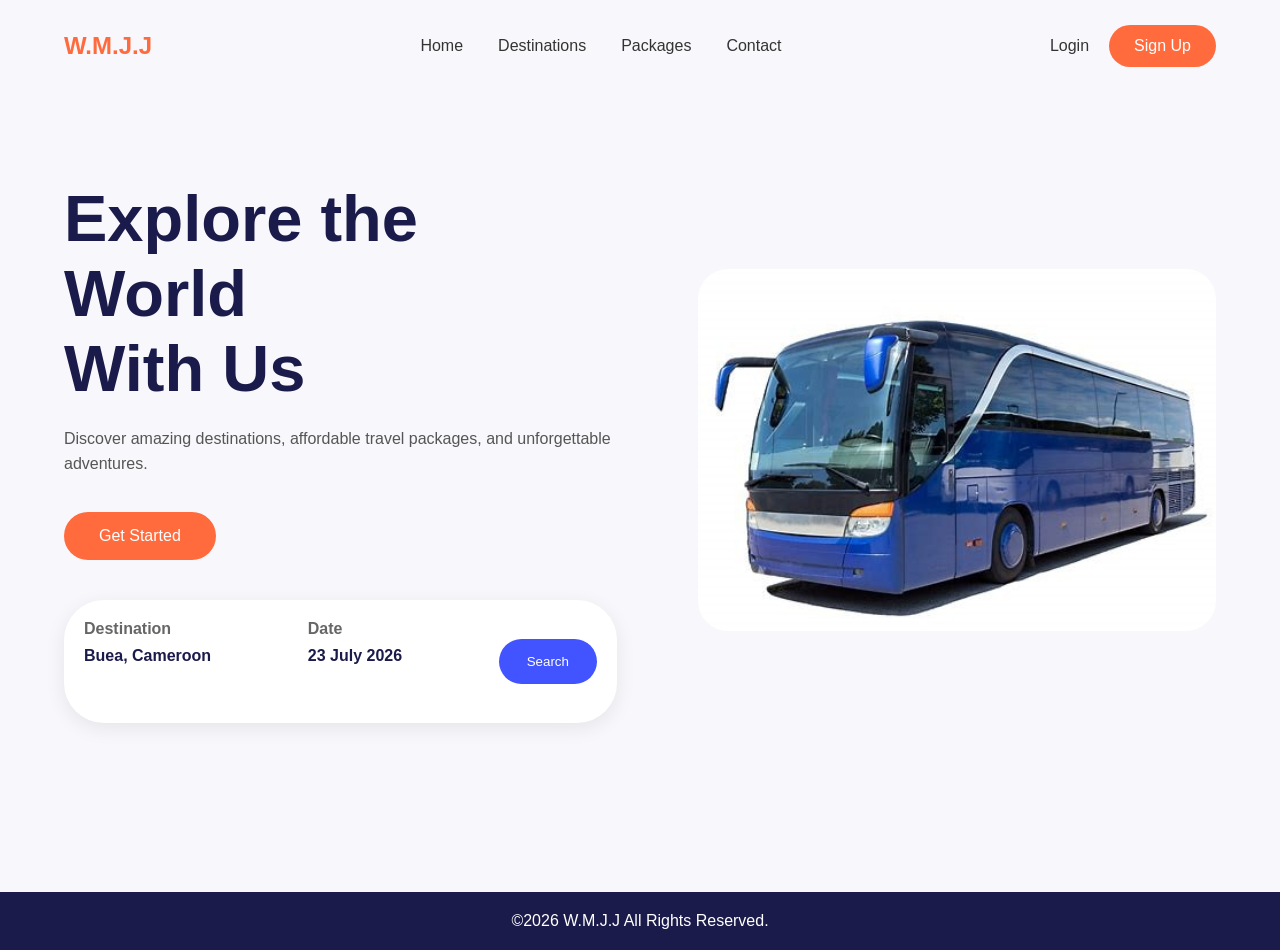
<file: index.html>
<!doctype html>
<html lang="en">
  <head>
    <!-- Basic page information -->
    <meta charset="UTF-8" />
    <meta name="viewport" content="width=device-width, initial-scale=1.0" />

    <title>W.M.J.J</title>

    <!-- Link to the CSS file -->
    <link rel="stylesheet" href="styles/home.css" />
  </head>

  <body>
    <!--Navigation Bar-->

    <header class="navbar">
      <!-- Website Logo -->
      <div class="logo">
        <h2>W.M.J.J</h2>
      </div>

      <!-- Navigation Links -->
      <div class="nav-links">
        <a href="index.html">Home</a>
        <a href="destination.html">Destinations</a>
        <a href="package.html">Packages</a>
        <a href="contact.html">Contact</a>
      </div>

      <!-- Login and Sign Up Buttons -->
      <div class="nav-buttons">
        <a href="#" class="login">Login</a>
        <a href="#" class="signup">Sign Up</a>
      </div>
    </header>

    <!--Hero Section -->

    <section class="hero">
      <!-- Left Side (Text Content) -->
      <div class="hero-text">
        <!-- Main Heading -->
        <h1>
          Explore the World <br />
          With Us
        </h1>

        <!-- Small Description -->
        <p>
          Discover amazing destinations, affordable travel packages, and
          unforgettable adventures.
        </p>

        <!-- Call To Action Button -->
        <a href="#" class="start-btn"> Get Started </a>

        <!--Search Box-->

        <div class="search-box">
          <!-- Destination -->
          <div class="search-item">
            <h4>Destination</h4>
            <p>Buea, Cameroon</p>
          </div>

          <!-- Travel Date -->
          <div class="search-item">
            <h4>Date</h4>
            <p>23 July 2026</p>
          </div>

          <!-- Search Button -->
          <button>Search</button>
        </div>
      </div>

      <!-- Right Side (Image) -->
      <div class="hero-image">
        <img src="images/Trraeler.jpg" alt="Traveler" />
      </div>
    </section>

    <footer class="footer">
      <p>©2026 W.M.J.J All Rights Reserved.</p>
    </footer>
  </body>
</html>
</file>
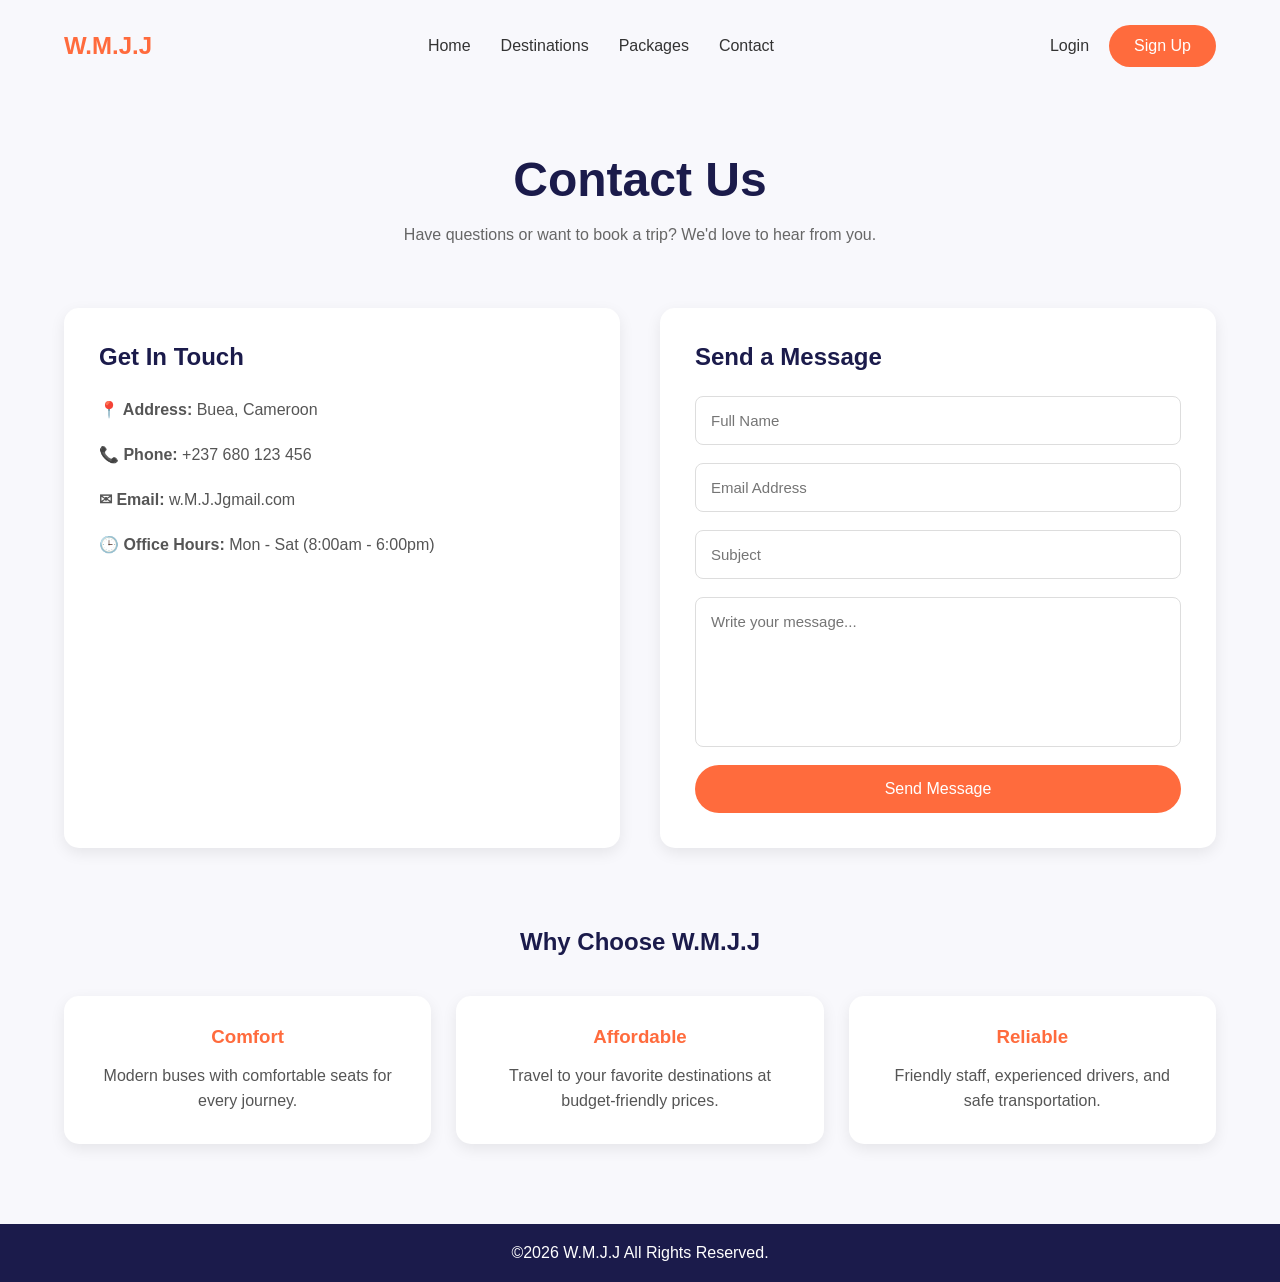
<file: contact.html>
<!doctype html>
<html lang="en">
  <head>
    <meta charset="UTF-8" />
    <meta name="viewport" content="width=device-width, initial-scale=1.0" />

    <title>Contact Us</title>

    <link rel="stylesheet" href="styles/contact.css" />
  </head>

  <body>
    <!--Navigation Bar -->

    <section class="navbar">
      <div class="logo">
        <h2>W.M.J.J</h2>
      </div>

      <div class="nav-links">
        <a href="index.html">Home</a>
        <a href="destination.html">Destinations</a>
        <a href="package.html">Packages</a>
        <a href="contact.html">Contact</a>
      </div>

      <div class="nav-buttons">
        <a href="#">Login</a>
        <a href="#" class="signup">Sign Up</a>
      </div>
    </section>

    <!--Hero Section -->

    <section class="hero">
      <h1>Contact Us</h1>

      <p>Have questions or want to book a trip? We'd love to hear from you.</p>
    </section>

    <!--Contact Section -->

    <section class="contact-section">
      <!-- Contact Information -->

      <div class="contact-info">
        <h2>Get In Touch</h2>

        <p><strong>📍 Address:</strong> Buea, Cameroon</p>

        <p><strong>📞 Phone:</strong> +237 680 123 456</p>

        <p><strong>✉ Email:</strong> w.M.J.Jgmail.com</p>

        <p><strong>🕒 Office Hours:</strong> Mon - Sat (8:00am - 6:00pm)</p>
      </div>

      <!-- Contact Form -->

      <div class="contact-form">
        <h2>Send a Message</h2>

        <form>
          <input type="text" placeholder="Full Name" />

          <input type="email" placeholder="Email Address" />

          <input type="text" placeholder="Subject" />

          <textarea placeholder="Write your message..."></textarea>

          <button type="submit">Send Message</button>
        </form>
      </div>
    </section>

    <!--Why Contact Us -->

    <section class="services">
      <h2>Why Choose W.M.J.J</h2>

      <div class="service-box">
        <div class="service">
          <h3>Comfort</h3>
          <p>Modern buses with comfortable seats for every journey.</p>
        </div>

        <div class="service">
          <h3>Affordable</h3>
          <p>Travel to your favorite destinations at budget-friendly prices.</p>
        </div>

        <div class="service">
          <h3>Reliable</h3>
          <p>Friendly staff, experienced drivers, and safe transportation.</p>
        </div>
      </div>
    </section>

    <!--Footer -->

    <footer class="footer">
      <p>©2026 W.M.J.J All Rights Reserved.</p>
    </footer>
  </body>
</html>
</file>
<file: styles/home.css>
*{
    margin:0;
    padding:0;
    box-sizing:border-box;
    font-family:Arial, Helvetica, sans-serif;
}
body{
    background:#f8f8fc;
}
/*Navigation Bar*/

.navbar{

    width:90%;
    margin:auto;
    padding:25px 0;
    display:flex;
    justify-content:space-between;
    align-items:center;
}

.logo h2{
    color:#ff6b3d;
}
.nav-links{
    display:flex;
    gap:35px;
}

.nav-links a{
    text-decoration:none;
    color:#333;
}

.nav-buttons{
    display:flex;
    align-items:center;
    gap:20px;
}
.login{
    text-decoration:none;
    color:#333;
}

/* Sign Up Button */

.signup{

    text-decoration:none;
    background:#ff6b3d;
    color:white;
    padding:12px 25px;
    border-radius:30px;
}
/* Hero Section*/

.hero{
    width:90%;
    margin:auto;
    min-height:80vh;
    display:flex;
    justify-content:space-between;
    align-items:center;
}
.hero-text{
    width:48%;
}
.hero-text h1{
    font-size:65px;
    color:#1b1b4b;
    margin-bottom:20px;
}


.hero-text p{
    color:#555;
    line-height:1.6;
    margin-bottom:35px;
}

.start-btn{

    display:inline-block;
    text-decoration:none;
    background:#ff6b3d;
    color:white;
    padding:15px 35px;
    border-radius:30px;
    margin-bottom:40px;
}
.search-box{
    background:white;
    display:flex;
    justify-content:space-between;
    align-items:center;
    padding:20px;
    border-radius:40px;
    box-shadow:0 5px 20px rgba(0,0,0,.08);
}

.search-item h4{
    color:#666;

    margin-bottom:5px;
}

.search-item p{
    color:#1b1b4b;
    font-weight:bold;
}
/* Search Button */

.search-box button{
    border:none;
    background:#4254ff;
    color:white;
    padding:15px 28px;
    border-radius:30px;
    cursor:pointer;
}
/*Right Side*/
.hero-image{
    width:45%;
    position:relative;
    text-align:center;
}
.hero-image img{
    width:100%;
    border-radius: 30px;
}


/*Package Card*/

.package-card{
    position:absolute;
    bottom:20px;
    right:-20px;

    width:240px;
    background:white;
    padding:15px;
    border-radius:20px;
    box-shadow:0 10px 20px rgba(0,0,0,.1);
}
.package-card img{
    width:100%;
    border-radius:10px;
    margin-bottom:10px;
}
.package-card h3{
    color:#1b1b4b;
    margin-bottom:10px;
}

.package-card p{

   color:#666;

    margin-bottom:15px;
}

.package-card a{

    display:inline-block;
    text-decoration:none;

    background:#ff6b3d;
    color:white;

    padding:10px 20px;
    border-radius:20px;
}

.footer{
    margin-top:80px;
    background:#1b1b4b;
    color:white;
    text-align:center;
    padding:20px;
}
/* Responsiveness Design*/

@media(max-width:900px){
    .navbar{
        flex-direction:column;
        gap:20px;
    }
    .hero{
        flex-direction:column;
        text-align:center;
    }
    .hero-text,
    .hero-image{
        width:100%;
    }
    .hero-text h1{
        font-size:45px;
    }
    .search-box{
        flex-direction:column;
        gap:20px;
        border-radius:20px;
    }
    .package-card{
        position:static;
        margin:20px auto;
    }
}
</file>
<file: styles/contact.css>
/* Reset */
*{
    margin:0;
    padding:0;
    box-sizing:border-box;
    font-family:Arial, Helvetica, sans-serif;
}

body{
    background:#f8f8fc;
}

/* Navigation*/
.navbar{

    width:90%;
    margin:auto;
    padding:25px 0;
    display:flex;
    justify-content:space-between;
    align-items:center;
}

.logo h2{
    color:#ff6b3d;
}
.nav-links{

    display:flex;
    gap:30px;
}
.nav-links a{

    text-decoration:none;
    color:#333;
}
.nav-buttons{

    display:flex;
    gap:20px;
    align-items: center;
}
.nav-buttons a{

    text-decoration:none;
    color:#333;
}
.signup{

    background:#ff6b3d;
    color:white !important;
    padding:12px 25px;
    border-radius:30px;
}
/* Hero Section*/

.hero{

    width:90%;
    margin:60px auto;
    text-align:center;
}

.hero h1{ color:#1b1b4b;

    font-size:48px;
    margin-bottom:15px;
}

.hero p{
   color:#666;
   line-height:1.6;}
/* Contact Section*/

.contact-section{
    width:90%;
    margin:60px auto;
    display:flex;
    gap:40px;
}

.contact-info,
.contact-form{
    flex:1;
    background:white;
    padding:35px;
    border-radius:15px;
    box-shadow:0 5px 15px rgba(0,0,0,.08);}
.contact-info h2,
.contact-form h2{

    color:#1b1b4b;

    margin-bottom:25px;
}
.contact-info p{
    margin-bottom:18px;
    color:#555;
    line-height:1.7;
}
/* Form */

.contact-form form{

    display:flex;
    flex-direction:column;
    gap:18px;
}
.contact-form input,
.contact-form textarea{

    padding:15px;
    border:1px solid #ddd;
    border-radius:8px;
    outline:none;
    font-size:15px;
}

.contact-form textarea{
    height:150px;
    resize:none;
}

.contact-form button{
    border:none;
    background:#ff6b3d;
    color:white;
    padding:15px;
    border-radius:30px;
    cursor:pointer;
    font-size:16px;
}
/* Services*/
.services{
    display: flex;
    justify-content: space-between;
    flex-direction: column;
    width:90%;
    margin:80px auto;
    text-align:center;
}

.services h2{

    color:#1b1b4b;
    margin-bottom:40px;
}
.service-box{
  display: flex;
  gap:25px;
}

.service{

    flex:1;
    background:white;
    padding:30px;
    border-radius:15px;
    box-shadow:0 5px 15px rgba(0,0,0,.08);
}

.service h3{
    color:#ff6b3d;
    margin-bottom:15px;
}

.service p{

    color:#555;
    line-height:1.6;
}



/* Footer*/

.footer{

    margin-top:80px;
    background:#1b1b4b;
    color:white;
    text-align:center;
    padding:20px;
}



/* Responsive*/

@media(max-width:768px){
    .navbar{flex-direction:column;
        gap:20px;
    }
    .contact-section{flex-direction:column;
    }
    
    .service-box{
        flex-direction:column;
    }


  }
</file>
